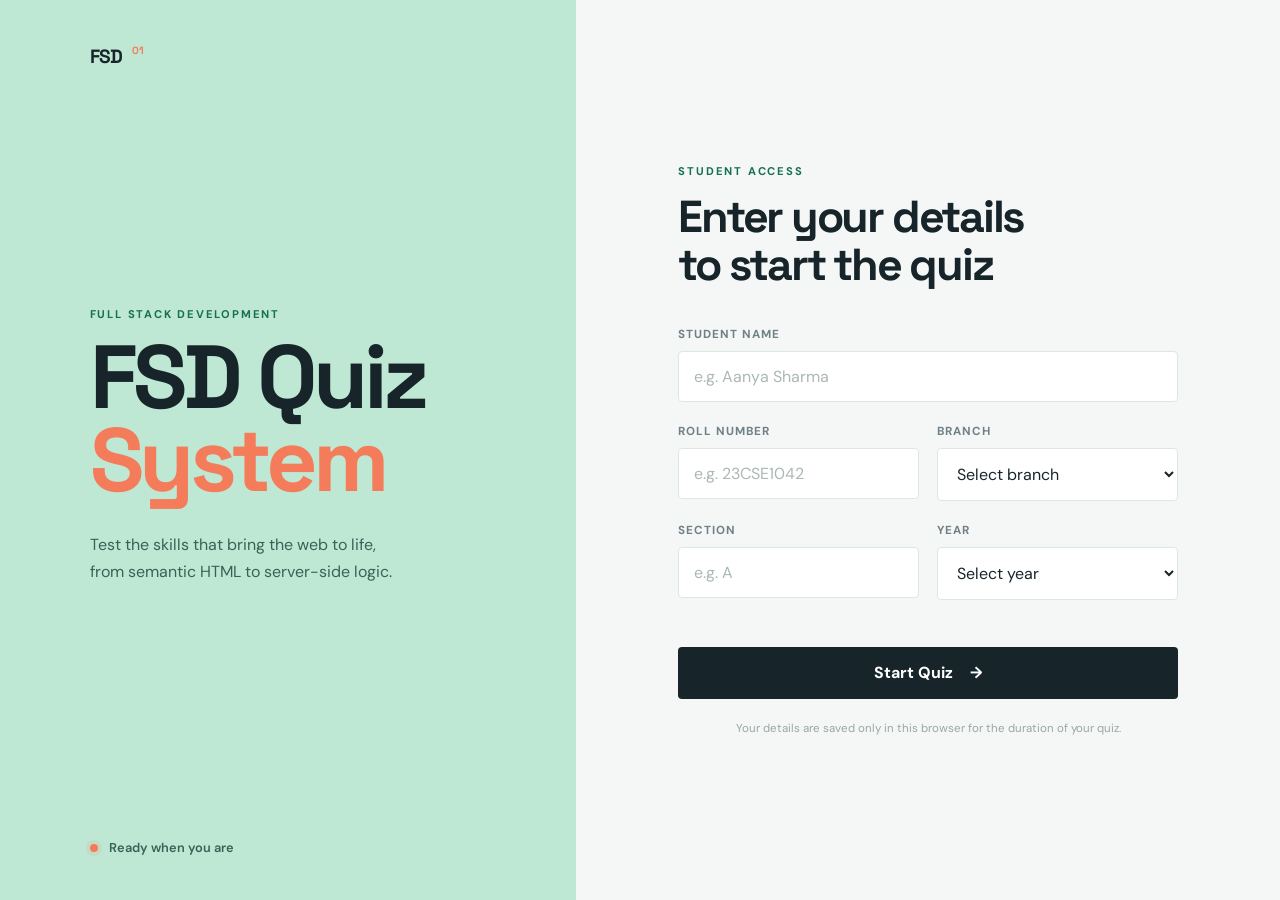
<file: assignment1/index.html>
<!DOCTYPE html>
<html lang="en">
<head>
  <meta charset="UTF-8" />
  <meta name="viewport" content="width=device-width, initial-scale=1.0" />
  <title>FSD Quiz System | Student Details</title>
  <link rel="preconnect" href="https://fonts.googleapis.com" />
  <link rel="preconnect" href="https://fonts.gstatic.com" crossorigin />
  <link href="https://fonts.googleapis.com/css2?family=DM+Sans:wght@400;500;600;700&family=Space+Grotesk:wght@500;600;700&display=swap" rel="stylesheet" />
  <link rel="stylesheet" href="style.css" />
</head>
<body class="page-shell home-page">
  <main class="home-layout">
    <section class="intro-panel" aria-labelledby="page-title">
      <div class="brand-mark">FSD <span>01</span></div>
      <div class="intro-copy">
        <p class="eyebrow">Full Stack Development</p>
        <h1 id="page-title">FSD Quiz<br /><em>System</em></h1>
        <p class="intro-text">Test the skills that bring the web to life, from semantic HTML to server-side logic.</p>
      </div>
      <div class="intro-footer"><span class="status-dot"></span> Ready when you are</div>
    </section>

    <section class="form-panel" aria-labelledby="form-title">
      <div class="section-heading">
        <p class="eyebrow">Student access</p>
        <h2 id="form-title">Enter your details<br />to start the quiz</h2>
      </div>
      <form id="student-form" novalidate>
        <div class="field-grid">
          <label class="field field-wide" for="student-name">
            <span>Student Name</span>
            <input id="student-name" name="studentName" type="text" placeholder="e.g. Aanya Sharma" autocomplete="name" />
          </label>
          <label class="field" for="roll-number">
            <span>Roll Number</span>
            <input id="roll-number" name="rollNumber" type="text" placeholder="e.g. 23CSE1042" />
          </label>
          <label class="field" for="branch">
            <span>Branch</span>
            <select id="branch" name="branch">
              <option value="">Select branch</option>
              <option>CSE</option>
              <option>CSE-DS</option>
              <option>CSE-AIML</option>
              <option>IT</option>
              <option>ECE</option>
              <option>Other</option>
            </select>
          </label>
          <label class="field" for="section">
            <span>Section</span>
            <input id="section" name="section" type="text" placeholder="e.g. A" />
          </label>
          <label class="field" for="year">
            <span>Year</span>
            <select id="year" name="year">
              <option value="">Select year</option>
              <option>1st Year</option>
              <option>2nd Year</option>
              <option>3rd Year</option>
              <option>4th Year</option>
            </select>
          </label>
        </div>
        <p id="form-error" class="form-error" role="alert" aria-live="polite"></p>
        <button class="primary-button" type="submit">Start Quiz <span aria-hidden="true">&#8594;</span></button>
      </form>
      <p class="privacy-note">Your details are saved only in this browser for the duration of your quiz.</p>
    </section>
  </main>
  <script src="script.js"></script>
</body>
</html>
</file>
<file: assignment1/style.css>
:root {
  --ink: #17252b;
  --muted: #708087;
  --paper: #f4f7f5;
  --white: #ffffff;
  --mint: #bfe8d4;
  --mint-dark: #176f54;
  --coral: #f47c5a;
  --line: #dde7e2;
  --shadow: 0 18px 50px rgba(28, 58, 49, 0.09);
}

* { box-sizing: border-box; }
html { min-height: 100%; }
body { margin: 0; color: var(--ink); background: var(--paper); font-family: "DM Sans", sans-serif; }
button, input, select { font: inherit; }
button, a { -webkit-tap-highlight-color: transparent; }
.page-shell { min-height: 100vh; }
.eyebrow { margin: 0 0 15px; color: var(--mint-dark); font-size: 0.7rem; font-weight: 700; letter-spacing: 0.16em; text-transform: uppercase; }
h1, h2, p { margin-top: 0; }
h1, h2 { font-family: "Space Grotesk", sans-serif; letter-spacing: -0.05em; }
h1 em, h2 em { color: var(--coral); font-style: normal; }
.brand-mark, .text-logo { color: var(--ink); font-family: "Space Grotesk", sans-serif; font-weight: 700; letter-spacing: -0.04em; }
.brand-mark { font-size: 1.2rem; }
.brand-mark span { margin-left: 5px; color: var(--coral); font-size: 0.65rem; letter-spacing: 0.08em; vertical-align: top; }
.status-dot { display: inline-block; width: 8px; height: 8px; margin-right: 8px; border-radius: 50%; background: var(--coral); box-shadow: 0 0 0 4px rgba(244, 124, 90, 0.12); }

.home-layout { display: grid; min-height: 100vh; grid-template-columns: minmax(320px, 0.9fr) minmax(500px, 1.1fr); }
.intro-panel { display: flex; flex-direction: column; justify-content: space-between; padding: 44px clamp(35px, 7vw, 110px); background: var(--mint); }
.intro-copy { max-width: 450px; }
.intro-copy h1 { margin-bottom: 28px; font-size: clamp(3.8rem, 7vw, 6.7rem); line-height: 0.93; }
.intro-text { max-width: 305px; color: #386256; font-size: 1rem; line-height: 1.7; }
.intro-footer { color: #386256; font-size: 0.8rem; font-weight: 600; }
.form-panel { display: flex; flex-direction: column; justify-content: center; padding: 55px clamp(35px, 8vw, 135px); background: var(--paper); }
.section-heading { margin-bottom: 38px; }
.section-heading h2 { margin: 0; font-size: clamp(2rem, 3.5vw, 3.4rem); line-height: 1.05; }
.field-grid { display: grid; grid-template-columns: 1fr 1fr; gap: 21px 18px; }
.field { display: flex; min-width: 0; flex-direction: column; gap: 9px; }
.field-wide { grid-column: 1 / -1; }
.field span { color: var(--muted); font-size: 0.73rem; font-weight: 700; letter-spacing: 0.08em; text-transform: uppercase; }
.field input, .field select { width: 100%; border: 1px solid var(--line); border-radius: 4px; outline: none; padding: 14px 15px; color: var(--ink); background: var(--white); transition: border-color 160ms ease, box-shadow 160ms ease; }
.field input::placeholder { color: #abb8b6; }
.field input:focus, .field select:focus { border-color: var(--mint-dark); box-shadow: 0 0 0 3px rgba(23, 111, 84, 0.11); }
.primary-button, .secondary-button { display: inline-flex; min-height: 52px; align-items: center; justify-content: center; gap: 17px; border: 0; border-radius: 4px; padding: 13px 22px; cursor: pointer; font-weight: 700; transition: transform 160ms ease, background 160ms ease, color 160ms ease; }
.primary-button { color: var(--white); background: var(--ink); }
.primary-button:hover { background: var(--mint-dark); transform: translateY(-2px); }
.form-panel .primary-button { width: 100%; margin-top: 22px; }
.secondary-button { border: 1px solid var(--line); color: var(--ink); background: var(--white); }
.secondary-button:hover { border-color: var(--ink); transform: translateY(-2px); }
.form-error { min-height: 19px; margin: 18px 0 -12px; color: #b84b38; font-size: 0.8rem; font-weight: 600; }
.privacy-note { margin: 22px 0 0; color: #9aa7a4; font-size: 0.72rem; text-align: center; }

.quiz-header { display: flex; align-items: center; justify-content: space-between; padding: 27px clamp(25px, 7vw, 105px); border-bottom: 1px solid var(--line); background: var(--white); }
.text-logo { font-size: 1.1rem; text-decoration: none; }
.text-logo span { color: var(--muted); font-family: "DM Sans", sans-serif; font-size: 0.75rem; font-weight: 500; letter-spacing: 0; }
.quiz-header-tools { display: flex; align-items: center; gap: 28px; }
.timer { display: flex; align-items: center; gap: 7px; color: var(--coral); font-family: "Space Grotesk", sans-serif; font-size: 1rem; font-weight: 700; }
.student-welcome, .result-badge { color: var(--muted); font-size: 0.8rem; font-weight: 600; }
.quiz-layout, .result-layout { display: grid; max-width: 1270px; margin: 0 auto; padding: clamp(45px, 8vw, 105px) clamp(25px, 6vw, 80px); }
.quiz-layout { grid-template-columns: minmax(220px, 0.7fr) minmax(480px, 1.3fr); gap: clamp(40px, 8vw, 140px); align-items: center; }
.quiz-identity h1, .result-hero h1 { margin-bottom: 30px; font-size: clamp(3.2rem, 6vw, 6rem); line-height: 0.96; }
.identity-details { border-left: 2px solid var(--mint-dark); padding-left: 18px; color: var(--muted); font-size: 0.8rem; line-height: 1.5; }
.identity-details p { margin: 0 0 7px; }
.identity-details strong { color: var(--ink); }
.divider { margin: 0 6px; color: #b3c0bc; }
.quiz-card, .result-card { border: 1px solid var(--line); border-radius: 8px; padding: clamp(25px, 4vw, 52px); background: var(--white); box-shadow: var(--shadow); }
.quiz-topline { display: flex; justify-content: space-between; color: var(--muted); font-size: 0.78rem; font-weight: 700; }
.progress-track { height: 5px; margin: 19px 0 45px; overflow: hidden; border-radius: 9px; background: #e8efeb; }
.progress-bar { width: 10%; height: 100%; border-radius: inherit; background: var(--coral); transition: width 250ms ease; }
.question-container { min-height: 270px; }
.question-number { margin: 0 0 15px; color: var(--coral); font-size: 0.75rem; font-weight: 700; letter-spacing: 0.08em; }
.question-text { max-width: 700px; margin-bottom: 28px; font-family: "Space Grotesk", sans-serif; font-size: clamp(1.45rem, 3vw, 2.3rem); line-height: 1.15; letter-spacing: -0.04em; }
.options-list { display: grid; gap: 10px; }
.option-label { display: flex; align-items: center; gap: 14px; min-height: 51px; border: 1px solid var(--line); border-radius: 4px; padding: 9px 13px; cursor: pointer; transition: border-color 160ms ease, background 160ms ease; }
.option-label:hover, .option-label:has(input:checked) { border-color: var(--mint-dark); background: #f0f9f4; }
.option-label input { accent-color: var(--mint-dark); }
.option-letter { display: inline-grid; width: 26px; height: 26px; place-items: center; border-radius: 50%; color: var(--muted); background: #edf3f0; font-size: 0.75rem; font-weight: 700; }
.quiz-actions { display: flex; justify-content: space-between; gap: 12px; margin-top: 30px; }
.quiz-actions .primary-button { min-width: 135px; }
.is-hidden { display: none; }

.result-layout { grid-template-columns: minmax(200px, 0.7fr) minmax(480px, 1.3fr); gap: clamp(40px, 8vw, 140px); align-items: center; }
.result-message { max-width: 265px; color: var(--muted); line-height: 1.7; }
.success-icon { display: grid; width: 52px; height: 52px; margin-bottom: 35px; place-items: center; border-radius: 50%; color: var(--white); background: var(--mint-dark); font-size: 1.3rem; }
.result-card-heading { display: flex; align-items: flex-start; justify-content: space-between; gap: 20px; padding-bottom: 28px; border-bottom: 1px solid var(--line); }
.result-card h2 { margin: 0; font-size: clamp(1.6rem, 3vw, 2.5rem); }
.score-ring { display: grid; width: 82px; height: 82px; flex: 0 0 auto; place-content: center; border: 7px solid var(--mint); border-radius: 50%; text-align: center; }
.score-ring strong { font-family: "Space Grotesk", sans-serif; font-size: 1.2rem; }
.score-ring span { color: var(--muted); font-size: 0.6rem; text-transform: uppercase; }
.student-summary { display: grid; grid-template-columns: 1fr 1fr; gap: 20px; padding: 27px 0; }
.student-summary span, .metric span { display: block; margin-bottom: 6px; color: var(--muted); font-size: 0.7rem; font-weight: 700; letter-spacing: 0.08em; text-transform: uppercase; }
.student-summary strong { font-size: 0.95rem; }
.metrics-grid { display: grid; grid-template-columns: repeat(3, 1fr); border-top: 1px solid var(--line); border-bottom: 1px solid var(--line); }
.metric { padding: 20px 13px; border-right: 1px solid var(--line); }
.metric:last-child { border-right: 0; }
.metric strong { font-family: "Space Grotesk", sans-serif; font-size: 1.7rem; }
.result-actions { display: flex; gap: 12px; margin-top: 28px; }
.link-button { text-decoration: none; }

@media (max-width: 800px) {
  .home-layout, .quiz-layout, .result-layout { grid-template-columns: 1fr; }
  .intro-panel { min-height: 410px; }
  .intro-copy h1 { font-size: clamp(3.5rem, 15vw, 5rem); }
  .form-panel { padding-top: 60px; padding-bottom: 60px; }
  .quiz-layout, .result-layout { gap: 42px; padding-top: 58px; padding-bottom: 58px; }
  .quiz-identity h1, .result-hero h1 { font-size: clamp(3rem, 15vw, 5rem); }
}
@media (max-width: 480px) {
  .quiz-header { align-items: flex-start; gap: 15px; }
  .quiz-header-tools { align-items: flex-end; flex-direction: column; gap: 8px; }
  .student-welcome { text-align: right; }
  .field-grid, .student-summary, .metrics-grid { grid-template-columns: 1fr; }
  .field-wide { grid-column: auto; }
  .metric { border-right: 0; border-bottom: 1px solid var(--line); }
  .metric:last-child { border-bottom: 0; }
  .quiz-actions, .result-actions { flex-wrap: wrap; }
  .quiz-actions .secondary-button, .quiz-actions .primary-button, .result-actions > * { flex: 1; }
  .result-card-heading { align-items: center; }
}
</file>
